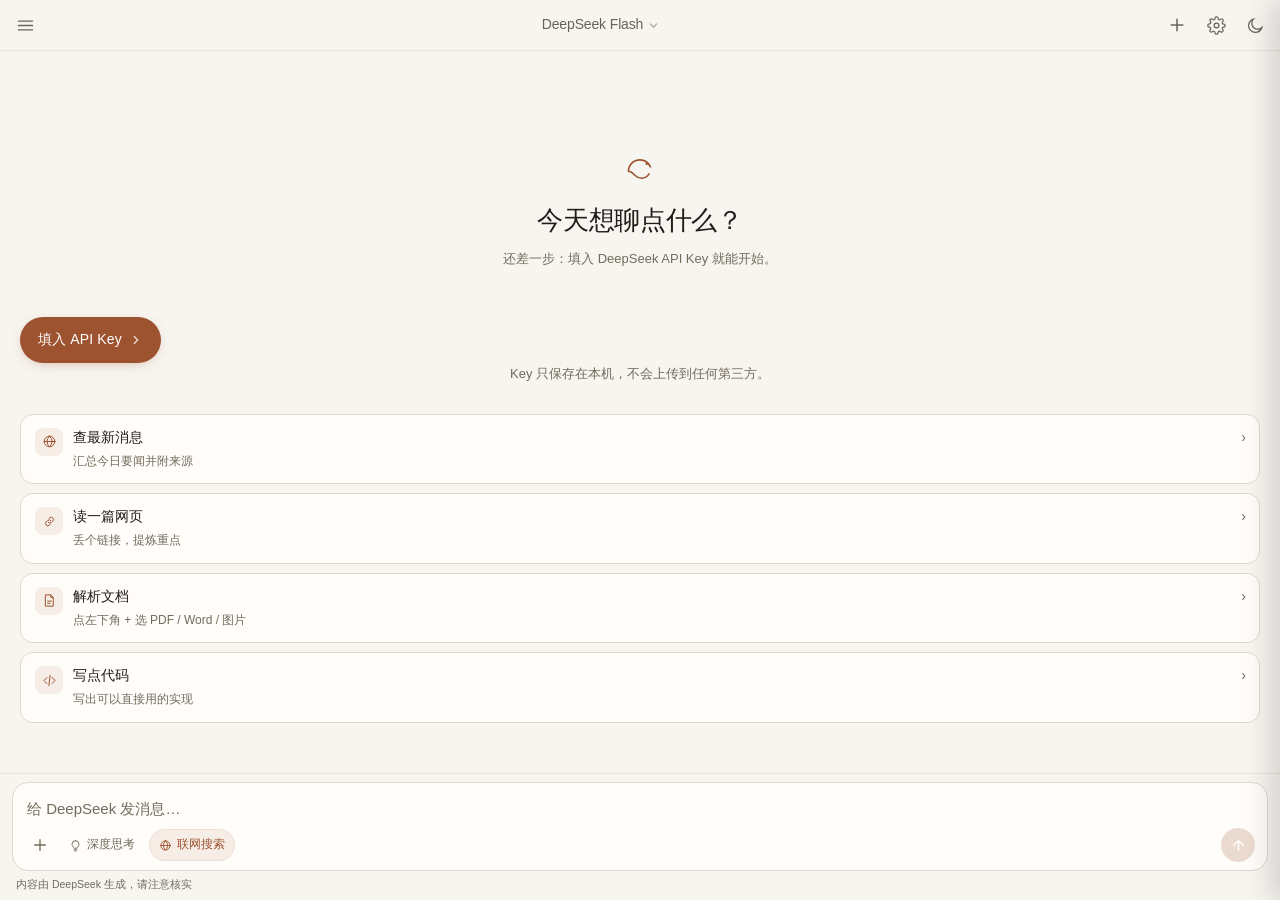
<file: android-app/app/src/main/assets/www/index.html>
<!DOCTYPE html>
<html lang="zh-CN">
<head>
<meta charset="UTF-8">
<meta name="viewport" content="width=device-width, initial-scale=1.0, maximum-scale=1.0, user-scalable=no, viewport-fit=cover">
<meta name="theme-color" content="#f7f5f0">
<script>
/* 首帧前定主题：避免深色用户看到一帧白底闪烁。
   这段必须是同步内联脚本，放在任何样式之前。 */
(function () {
  var t;
  try {
    var saved = localStorage.getItem('ds.theme');
    if (saved) t = JSON.parse(saved);
  } catch (e) {}
  if (t !== 'dark' && t !== 'light') {
    t = window.matchMedia('(prefers-color-scheme: dark)').matches ? 'dark' : 'light';
  }
  document.documentElement.dataset.theme = t;
  var m = document.querySelector('meta[name="theme-color"]');
  if (m) m.setAttribute('content', t === 'dark' ? '#17150f' : '#f7f5f0');
})();
</script>
<title>DeepSeek 助手</title>
<link rel="stylesheet" href="style.css">
<link rel="stylesheet" href="Temml-Local.css">
</head>
<body>

<div class="app" id="app">

  <!-- ============ 顶栏 ============ -->
  <header class="topbar" id="topbar">
    <button class="icon-btn" id="btnMenu" aria-label="会话列表">
      <svg viewBox="0 0 24 24" width="21" height="21" fill="none" stroke="currentColor" stroke-width="1.7" stroke-linecap="round">
        <path d="M4 7h16M4 12h16M4 17h16"/>
      </svg>
    </button>

    <button class="model-pick" id="btnModel">
      <span id="modelName">DeepSeek</span>
      <svg class="chev" viewBox="0 0 24 24" width="13" height="13" fill="none" stroke="currentColor" stroke-width="2" stroke-linecap="round">
        <path d="m6 9 6 6 6-6"/>
      </svg>
    </button>

    <button class="icon-btn" id="btnNew" aria-label="新对话">
      <svg viewBox="0 0 24 24" width="20" height="20" fill="none" stroke="currentColor" stroke-width="1.8" stroke-linecap="round">
        <path d="M12 5v14M5 12h14"/>
      </svg>
    </button>

    <button class="icon-btn" id="btnSettings" aria-label="设置">
      <svg viewBox="0 0 24 24" width="19" height="19" fill="none" stroke="currentColor" stroke-width="1.6" stroke-linecap="round">
        <circle cx="12" cy="12" r="3"/>
        <path d="M19.4 15a1.7 1.7 0 0 0 .34 1.87l.06.06a2 2 0 1 1-2.83 2.83l-.06-.06a1.7 1.7 0 0 0-1.87-.34 1.7 1.7 0 0 0-1.03 1.56V21a2 2 0 1 1-4 0v-.09A1.7 1.7 0 0 0 8.9 19.3a1.7 1.7 0 0 0-1.87.34l-.06.06a2 2 0 1 1-2.83-2.83l.06-.06A1.7 1.7 0 0 0 4.7 15a1.7 1.7 0 0 0-1.56-1.03H3a2 2 0 1 1 0-4h.09A1.7 1.7 0 0 0 4.7 8.9a1.7 1.7 0 0 0-.34-1.87l-.06-.06a2 2 0 1 1 2.83-2.83l.06.06A1.7 1.7 0 0 0 9 4.7h.09A1.7 1.7 0 0 0 10.1 3.14V3a2 2 0 1 1 4 0v.09a1.7 1.7 0 0 0 1.03 1.56 1.7 1.7 0 0 0 1.87-.34l.06-.06a2 2 0 1 1 2.83 2.83l-.06.06A1.7 1.7 0 0 0 19.3 9v.09a1.7 1.7 0 0 0 1.56 1.03H21a2 2 0 1 1 0 4h-.09A1.7 1.7 0 0 0 19.4 15Z"/>
      </svg>
    </button>

    <button class="icon-btn" id="btnTheme" aria-label="切换主题">
      <svg class="ico-sun" viewBox="0 0 24 24" width="19" height="19" fill="none" stroke="currentColor" stroke-width="1.6" stroke-linecap="round">
        <circle cx="12" cy="12" r="4"/>
        <path d="M12 2.5v2M12 19.5v2M2.5 12h2M19.5 12h2M5.2 5.2l1.4 1.4M17.4 17.4l1.4 1.4M18.8 5.2l-1.4 1.4M6.6 17.4l-1.4 1.4"/>
      </svg>
      <svg class="ico-moon" viewBox="0 0 24 24" width="19" height="19" fill="none" stroke="currentColor" stroke-width="1.6" stroke-linecap="round">
        <path d="M20 14.5A8.5 8.5 0 1 1 9.5 4a6.8 6.8 0 0 0 10.5 10.5Z"/>
      </svg>
    </button>
  </header>

  <!-- ============ 聊天区 ============ -->
  <div class="main-wrap">
    <main class="chat-scroll" id="scroll">
      <div class="chat-inner" id="messages"></div>
    </main>
    <button class="to-bottom" id="btnToBottom" hidden aria-label="回到底部">
      <svg viewBox="0 0 24 24" width="17" height="17" fill="none" stroke="currentColor" stroke-width="2" stroke-linecap="round" stroke-linejoin="round">
        <path d="M12 5v14M5 12l7 7 7-7"/>
      </svg>
    </button>
  </div>

  <!-- ============ 输入区 ============ -->
  <div class="composer-wrap">
    <div class="attach-strip" id="attachStrip" hidden></div>
    <div class="composer" id="composer">
      <textarea id="input" rows="1" placeholder="给 DeepSeek 发消息…" autocomplete="off"></textarea>
      <div class="composer-tools">
        <button class="icon-btn attach-btn" id="btnAttach" type="button" aria-label="添加文件">
          <svg viewBox="0 0 24 24" width="18" height="18" fill="none" stroke="currentColor" stroke-width="1.8" stroke-linecap="round">
            <path d="M12 5v14M5 12h14"/>
          </svg>
        </button>
        <button class="tool-pill" id="btnThink" type="button" aria-pressed="false" aria-label="深度思考">
          <svg viewBox="0 0 24 24" width="13" height="13" fill="none" stroke="currentColor" stroke-width="1.7" stroke-linecap="round" stroke-linejoin="round">
            <path d="M12 3a6.5 6.5 0 0 0-6.5 6.5c0 2.4 1.3 3.9 2.3 5.2.6.8.9 1.6 1 2.3h6.4c.1-.7.4-1.5 1-2.3 1-1.3 2.3-2.8 2.3-5.2A6.5 6.5 0 0 0 12 3Z"/>
            <path d="M9.5 20h5M10.5 22h3"/>
          </svg>
          <span>深度思考</span>
        </button>
        <button class="tool-pill" id="btnSearch" type="button" aria-pressed="true" aria-label="联网搜索">
          <svg viewBox="0 0 24 24" width="13" height="13" fill="none" stroke="currentColor" stroke-width="1.7" stroke-linecap="round">
            <circle cx="12" cy="12" r="8.5"/><path d="M3.5 12h17M12 3.5c2.5 2.3 3.8 5.2 3.8 8.5s-1.3 6.2-3.8 8.5c-2.5-2.3-3.8-5.2-3.8-8.5S9.5 5.8 12 3.5Z"/>
          </svg>
          <span>联网搜索</span>
        </button>
        <div class="composer-actions">          <button class="send-btn" id="btnSend" disabled aria-label="发送">
            <svg class="ico-send" viewBox="0 0 24 24" width="17" height="17" fill="none" stroke="currentColor" stroke-width="2" stroke-linecap="round" stroke-linejoin="round">
              <path d="M12 19V5M5 12l7-7 7 7"/>
            </svg>
            <svg class="ico-stop" viewBox="0 0 24 24" width="15" height="15" fill="currentColor">
              <rect x="6" y="6" width="12" height="12" rx="2.5"/>
            </svg>
          </button>
        </div>
      </div>
    </div>
    <div class="composer-hint">
      <span id="hintText">内容由 DeepSeek 生成，请注意核实</span>
      <span class="spacer"></span>
      <span id="usageText"></span>
    </div>
  </div>
</div>

<!-- ============ 会话抽屉 ============ -->
<div class="sheet-mask" id="sheetMask" hidden></div>
<aside class="sheet" id="sheet" hidden>
  <div class="sheet-head">
    <span>会话</span>
    <button class="icon-btn" id="btnCloseSheet" aria-label="关闭">
      <svg viewBox="0 0 24 24" width="18" height="18" fill="none" stroke="currentColor" stroke-width="2" stroke-linecap="round"><path d="M6 6l12 12M18 6 6 18"/></svg>
    </button>
  </div>
  <div class="sheet-search">
    <svg viewBox="0 0 24 24" width="15" height="15" fill="none" stroke="currentColor" stroke-width="1.8" stroke-linecap="round">
      <circle cx="10.5" cy="10.5" r="6"/><path d="m19.5 19.5-4.2-4.2"/>
    </svg>
    <input id="sessionSearch" type="search" placeholder="搜索会话" autocomplete="off" spellcheck="false">
  </div>
  <div class="sheet-list" id="sheetList"></div>
</aside>

<!-- ============ 底部动作面板（附件 / 模型） ============ -->
<div class="sheet-mask" id="actionMask" hidden></div>
<div class="action-sheet" id="actionSheet" hidden>
  <div class="action-title" id="actionTitle"></div>
  <div id="actionBody"></div>
  <button class="action-cancel" id="actionCancel">取消</button>
</div>

<!-- ============ 居中确认弹窗 ============ -->
<div class="sheet-mask confirm-mask" id="confirmMask" hidden></div>
<div class="confirm" id="confirmDlg" hidden>
  <div class="confirm-title" id="confirmTitle"></div>
  <div class="confirm-msg" id="confirmMsg"></div>
  <div class="confirm-btns">
    <button class="confirm-btn" id="confirmCancel" type="button">取消</button>
    <button class="confirm-btn danger" id="confirmOk" type="button">删除</button>
  </div>
</div>

<!-- ============ 来源抽屉（右侧滑出） ============ -->
<div class="sheet-mask" id="sourcesMask" hidden></div>
<aside class="sources-sheet" id="sourcesSheet" aria-hidden="true">
  <div class="sheet-head">
    <span>参考来源 <em class="sources-count" id="sourcesCount"></em></span>
    <button class="icon-btn" id="btnCloseSources" aria-label="关闭">
      <svg viewBox="0 0 24 24" width="18" height="18" fill="none" stroke="currentColor" stroke-width="2" stroke-linecap="round"><path d="M6 6l12 12M18 6 6 18"/></svg>
    </button>
  </div>
  <div class="sources-body" id="sourcesBody"></div>
</aside>

<!-- ============ 设置 ============ -->
<div class="sheet-mask" id="settingsMask" hidden></div>
<div class="fullsheet" id="settings" hidden>
  <div class="sheet-head">
    <span>设置</span>
    <button class="icon-btn" id="btnCloseSettings" aria-label="关闭">
      <svg viewBox="0 0 24 24" width="18" height="18" fill="none" stroke="currentColor" stroke-width="2" stroke-linecap="round"><path d="M6 6l12 12M18 6 6 18"/></svg>
    </button>
  </div>
  <div class="sheet-body">

    <div class="field-group">连接</div>

    <label class="field">
      <span class="field-label">DeepSeek API Key</span>
      <div class="input-row">
        <input type="password" id="apiKeyInput" placeholder="sk-…" autocomplete="off" spellcheck="false">
        <button class="btn-line" id="btnToggleKey">显示</button>
      </div>
      <span class="field-hint">在 platform.deepseek.com 创建。密钥只保存在本机，不会上传到任何第三方。</span>
    </label>

    <label class="field">
      <span class="field-label">模型</span>
      <div class="seg" id="modelSeg">
        <button data-model="deepseek-flash" class="on">Flash · 快</button>
        <button data-model="deepseek-v4-pro">V4 Pro · 强</button>
      </div>
      <span class="field-hint">联网搜索、阅读链接、文件解析都只在 Flash 上可用；Pro 只做纯文本推理。</span>
    </label>

    <div class="field-group">能力</div>

    <div class="field">
      <span class="field-label">全家桶能力</span>
      <label class="switch-row">
        <span>
          <b>联网搜索</b>
          <em>需要实时信息时模型自己去查，并附来源</em>
        </span>
        <input type="checkbox" id="swSearch" checked>
      </label>
      <label class="switch-row">
        <span>
          <b>深度思考</b>
          <em>开启后模型边推理边搜索，最多约 20 步</em>
        </span>
        <input type="checkbox" id="swThinking">
      </label>
      <label class="switch-row">
        <span>
          <b>阅读链接</b>
          <em>消息里出现网址时自动抓取正文</em>
        </span>
        <input type="checkbox" id="swReadUrl" checked>
      </label>
      <label class="switch-row">
        <span>
          <b>内容安全</b>
          <em>输入输出过一遍风险审核</em>
        </span>
        <input type="checkbox" id="swSafety">
      </label>
      <label class="switch-row">
        <span>
          <b>自动标题</b>
          <em>回答结束时由服务端生成简短会话标题</em>
        </span>
        <input type="checkbox" id="swAutoTitle" checked>
      </label>
    </div>

    <div class="field-group">行为</div>

    <label class="field">
      <span class="field-label">系统提示词</span>
      <textarea id="sysPrompt" rows="4" spellcheck="false"></textarea>
    </label>

    <div class="field">
      <span class="field-label">关于</span>
      <div class="about" id="aboutText"></div>
    </div>

  </div>
  <div class="sheet-foot">
    <button class="btn-plain" id="btnTest">测试连接</button>
    <button class="btn-fill" id="btnSave">保存</button>
  </div>
</div>

<div class="toast" id="toast" hidden></div>

<script src="temml.js"></script>
<script src="md.js"></script>
<script src="app.js"></script>
</body>
</html>
</file>
<file: android-app/app/src/main/assets/www/style.css>
/* =========================================================
   DeepSeek 助手 · 安卓端
   设计语言：纸墨。无渐变、无发光，细线分隔 + 排版层级。
   ========================================================= */

:root {
  --sans: -apple-system, "Noto Sans CJK SC", "Source Han Sans SC", "PingFang SC", Roboto, sans-serif;
  --serif: "Noto Serif CJK SC", "Source Han Serif SC", "Songti SC", Georgia, serif;
  --mono: ui-monospace, "JetBrains Mono", "Roboto Mono", Menlo, monospace;

  --safe-top: 0px;
  --safe-bottom: 0px;
  --safe-left: 0px;
  --safe-right: 0px;

  --r: 10px;
}

html[data-theme="light"] {
  --bg: #f7f5f0;
  --bg-2: #f0ede6;
  --surface: #fffdf9;
  --line: #dfd9cd;
  --line-soft: #eae5da;
  --text: #201e19;
  --text-dim: #6a6358;
  --text-faint: #736b5d;
  --accent: #9e5330;
  --accent-soft: rgba(158, 83, 48, .09);
  --code-bg: #f3efe6;
  --ok: #4a7657;
  --err: #ac4033;
  --mask: rgba(20, 17, 12, .4);
  --shadow: 0 -10px 40px -18px rgba(50, 42, 30, .4);
  --table-bd: var(--line);
  --table-line: var(--line-soft);
  --table-head: var(--bg-2);
  color-scheme: light;
}

html[data-theme="dark"] {
  --bg: #17150f;
  --bg-2: #131109;
  --surface: #1e1c15;
  --line: #322e25;
  --line-soft: #292519;
  --text: #ece7dc;
  --text-dim: #a29a8b;
  --text-faint: #877f70;
  --accent: #cd8055;
  --accent-soft: rgba(205, 128, 85, .12);
  --code-bg: #1a180f;
  --ok: #7aa88a;
  --err: #d4705f;
  --mask: rgba(0, 0, 0, .62);
  --shadow: 0 -10px 40px -12px rgba(0, 0, 0, .9);
  --table-bd: #4a443a;
  --table-line: #3d382e;
  --table-head: #26231b;
  color-scheme: dark;
}

* { box-sizing: border-box; -webkit-tap-highlight-color: transparent; }
[hidden] { display: none !important; }
html, body { height: 100%; }

body {
  margin: 0;
  background: var(--bg);
  color: var(--text);
  font-family: var(--sans);
  font-size: 15px;
  line-height: 1.7;
  -webkit-font-smoothing: antialiased;
  overflow: hidden;
  overscroll-behavior: none;
}

button { font: inherit; color: inherit; background: none; border: 0; padding: 0; cursor: pointer; }
/* 不整体降透明度：改用背景反馈，避免大按钮按下时突然"变灰" */

/* 正文可选中，方便长按复制；但按钮和标签不参与选择 */
.prose, .bubble, .reasoning-body, .tool-result { -webkit-user-select: text; user-select: text; }
button, .icon-btn, .tool-head, .reasoning-head, .chip, .sess, .field-label { -webkit-user-select: none; user-select: none; }
input, textarea { font: inherit; color: inherit; }
::selection { background: var(--accent-soft); }

.app {
  display: flex;
  flex-direction: column;
  height: 100vh;
  height: 100dvh;
  padding-top: var(--safe-top);
  padding-bottom: var(--safe-bottom);
  padding-left: var(--safe-left);
  padding-right: var(--safe-right);
}

/* ================= 顶栏 ================= */
.topbar {
  flex: 0 0 auto;
  display: flex;
  align-items: center;
  gap: 1px;
  padding: 6px 6px;
  border-bottom: 1px solid var(--line-soft);
  background: var(--bg);
  z-index: 20;
}
.icon-btn {
  width: 38px;
  height: 38px;
  display: grid;
  place-items: center;
  color: var(--text-dim);
  border-radius: var(--r);
  flex: 0 0 auto;
}
.icon-btn:active { background: var(--bg-2); }

.model-pick {
  flex: 1;
  min-width: 0;
  display: flex;
  align-items: center;
  justify-content: center;
  gap: 4px;
  height: 38px;
  padding: 0 8px;
  color: var(--text-dim);
  font-size: 14px;
  letter-spacing: -.01em;
}
.model-pick span {
  overflow: hidden;
  text-overflow: ellipsis;
  white-space: nowrap;
}
.model-pick .chev { flex: 0 0 auto; opacity: .55; }

html[data-theme="light"] .ico-sun { display: none; }
html[data-theme="dark"] .ico-moon { display: none; }

/* ================= 聊天区 ================= */
.chat-scroll {
  flex: 1;
  overflow-y: auto;
  overflow-x: hidden;
  -webkit-overflow-scrolling: touch;
  overscroll-behavior: contain;
}
/* 键盘弹起期间锁死主页滚动：打字和拉动只能二选一。
   设置页(.sheet-body)不锁——键盘会盖住下方字段，必须能滚动去够 */
body.typing .chat-scroll {
  overflow: hidden !important;
}
.chat-inner {
  padding: 18px 16px 26px;
  min-height: 100%;
}

/* 欢迎页 */
.welcome { padding: 9vh 4px 0; }
.welcome-mark { color: var(--accent); margin-bottom: 20px; display: flex; justify-content: center; }
.welcome h1 {
  font-family: var(--serif);
  font-size: 26px;
  font-weight: 400;
  line-height: 1.32;
  letter-spacing: -.01em;
  margin: 0 0 10px;
  text-align: center;
}
.welcome p {
  color: var(--text-faint);
  font-size: 13px;
  margin: 0 0 28px;
  text-align: center;
  line-height: 1.75;
}
.suggests {
  display: grid;
  grid-template-columns: 1fr;
  gap: 9px;
}
.suggest {
  display: flex;
  align-items: flex-start;
  gap: 10px;
  width: 100%;
  text-align: left;
  padding: 13px 14px;
  border: 1px solid var(--line);
  border-radius: 13px;
  background: var(--surface);
  font-size: 14px;
  line-height: 1.55;
  position: relative;
  transition: border-color .16s, background .16s, transform .16s;
}
.suggest:active { background: var(--accent-soft); border-color: var(--accent); }
.suggest .s-ico {
  flex: 0 0 auto;
  width: 28px;
  height: 28px;
  border-radius: 8px;
  display: grid;
  place-items: center;
  color: var(--accent);
  background: var(--accent-soft);
}
.suggest .s-main { min-width: 0; display: flex; flex-direction: column; gap: 3px; }
.suggest b { color: var(--text); font-weight: 500; font-size: 13.5px; }
.suggest .s-main span {
  color: var(--text-faint);
  font-size: 12px;
  line-height: 1.55;
}
.suggest .s-go {
  position: absolute;
  right: 13px;
  top: 12px;
  color: var(--text-faint);
  font-size: 14px;
}

/* 消息 */
.msg { margin-bottom: 26px; animation: rise .22s ease; }
@keyframes rise { from { opacity: 0; transform: translateY(4px); } to { opacity: 1; transform: none; } }

/* 骨架：助手带头像，用户气泡靠右 */
.msg.assistant { display: flex; gap: 10px; }
.msg-avatar {
  flex: 0 0 auto;
  width: 28px;
  height: 28px;
  border-radius: 50%;
  border: 1px solid var(--line);
  background: var(--surface);
  color: var(--accent);
  display: grid;
  place-items: center;
  margin-top: 1px;
}
.msg-body { flex: 1; min-width: 0; }

.msg-role {
  font-size: 12.5px;
  font-weight: 500;
  color: var(--text-dim);
  margin-bottom: 8px;
  display: flex;
  align-items: center;
  gap: 7px;
}
.model-tag {
  font-size: 10px;
  font-weight: 400;
  border-radius: 99px;
  padding: 0 6px;
  line-height: 1.7;
  background: var(--bg-2);
  color: var(--text-faint);
}

/* 用户消息：右侧浅色气泡 */
.msg.user { display: flex; justify-content: flex-end; }
.msg.user .msg-body {
  flex: 0 1 auto;
  max-width: 86%;
  display: flex;
  flex-direction: column;
  align-items: flex-end;
}
.msg.user .bubble {
  font-size: 15px;
  line-height: 1.68;
  white-space: pre-wrap;
  word-break: break-word;
  background: var(--bg-2);
  border: 1px solid var(--line-soft);
  border-radius: 16px 16px 4px 16px;
  padding: 10px 14px;
}
.msg.user .msg-files { display: flex; flex-wrap: wrap; gap: 6px; justify-content: flex-end; margin-top: 6px; }

.prose {
  font-size: 15px;
  line-height: 1.76;
  word-wrap: break-word;
  overflow-wrap: break-word;
}
.prose > *:first-child { margin-top: 0; }
.prose > *:last-child { margin-bottom: 0; }
.prose p { margin: 0 0 13px; }
.prose h1, .prose h2, .prose h3, .prose h4 {
  font-family: var(--serif);
  font-weight: 500;
  letter-spacing: -.01em;
  line-height: 1.36;
  margin: 24px 0 9px;
}
.prose h1 { font-size: 21px; }
.prose h2 { font-size: 18.5px; }
.prose h3 { font-size: 16.5px; }
.prose h4 { font-size: 15px; font-family: var(--sans); font-weight: 600; color: var(--text-dim); }
.prose ul, .prose ol { margin: 0 0 13px; padding-left: 20px; }
.prose li { margin: 5px 0; }
.prose li::marker { color: var(--text-faint); }
.prose a { color: var(--accent); text-decoration: none; border-bottom: 1px solid var(--accent-soft); }
.prose strong { font-weight: 600; }
.prose em { font-style: italic; }
.prose del { color: var(--text-faint); }
.prose hr { border: 0; border-top: 1px solid var(--line-soft); margin: 22px 0; }
.prose blockquote {
  margin: 0 0 13px;
  padding: 1px 0 1px 13px;
  border-left: 1px solid var(--line);
  color: var(--text-dim);
  font-style: italic;
}
.prose code {
  font-family: var(--mono);
  font-size: .86em;
  background: var(--surface);
  border-radius: 4px;
  padding: 1.5px 4.5px;
  color: var(--accent);
}
.prose pre {
  margin: 0 0 14px;
  background: var(--code-bg);
  border: 1px solid var(--line-soft);
  border-radius: 9px;
  overflow: hidden;
}
.prose pre .code-head {
  display: flex;
  align-items: center;
  padding: 6px 11px;
  border-bottom: 1px solid var(--line-soft);
  font-family: var(--mono);
  font-size: 10px;
  letter-spacing: .09em;
  text-transform: uppercase;
  color: var(--text-faint);
}
.prose pre .copy-code {
  margin-left: auto;
  font-family: var(--sans);
  font-size: 11px;
  letter-spacing: 0;
  text-transform: none;
  color: var(--text-faint);
  padding: 3px 7px;
}
.prose pre code {
  display: block;
  padding: 11px 12px;
  overflow-x: auto;
  background: transparent;
  color: var(--text);
  font-size: 12.4px;
  line-height: 1.66;
  white-space: pre;
  border-radius: 0;
}
html[data-theme="light"] .tok-k { color: #8a4f7d; }
html[data-theme="light"] .tok-s { color: #4f7a52; }
html[data-theme="light"] .tok-c { color: #a29a8b; font-style: italic; }
html[data-theme="light"] .tok-n { color: #9a6320; }
html[data-theme="light"] .tok-f { color: #3f6a8a; }
html[data-theme="dark"] .tok-k { color: #c79ac0; }
html[data-theme="dark"] .tok-s { color: #9cbc8e; }
html[data-theme="dark"] .tok-c { color: #6a6255; font-style: italic; }
html[data-theme="dark"] .tok-n { color: #d3a06a; }
html[data-theme="dark"] .tok-f { color: #8fb0c8; }

.prose .table-wrap { overflow-x: auto; margin: 0 0 14px; border: 1px solid var(--table-bd); border-radius: var(--r); }
.prose .math-block { margin: 10px 0 18px; padding: 4px 0; overflow-x: auto; }
.prose math { font-size: 1.12em; }
.prose .math { padding: 0 1px; }
.prose pre.math-raw { white-space: pre-wrap; color: var(--text-dim); }
.prose code.math-raw { font-style: italic; }
.prose table { border-collapse: separate; border-spacing: 0; width: 100%; font-size: 13.5px; }
.prose th, .prose td {
  padding: 7px 12px;
  text-align: left;
  vertical-align: top;
}
.prose th + th, .prose td + td { border-left: 1px solid var(--table-line); }
.prose thead th {
  border-bottom: 1px solid var(--table-bd);
  background: var(--table-head);
  font-weight: 500;
  font-size: 12px;
  color: var(--text-dim);
  white-space: nowrap;
}
.prose tbody tr + tr td { border-top: 1px solid var(--table-line); }

/* 思考 + 执行过程总面板：两层折叠（总面板 → 内嵌思考块） */
.process-box {
  margin: 0 0 13px;
  border: 1px solid var(--line);
  border-radius: 11px;
  background: var(--surface);
  overflow: hidden;
}
.process-head {
  display: flex;
  align-items: center;
  gap: 8px;
  width: 100%;
  padding: 9px 12px;
  font-size: 12.5px;
  color: var(--text-dim);
  text-align: left;
}
.process-head .p-title { font-weight: 500; }
.process-head .p-meta {
  font-family: var(--mono);
  font-size: 10.5px;
  color: var(--text-faint);
}
.process-head .caret {
  margin-left: auto;
  transition: transform .2s;
  opacity: .6;
}
.process-box.open .process-head .caret { transform: rotate(90deg); }
.process-head .p-more {
  font-size: 11.5px;
  color: var(--text-faint);
  flex: 0 0 auto;
}
.process-body {
  display: none;
  padding: 6px 12px 10px;
  border-top: 1px solid var(--line-soft);
}
.process-box.open .process-body { display: block; }

/* 内嵌思考块：左侧细线 + 独立折叠 */
.reasoning {
  margin: 4px 0 8px;
  border-left: 1px solid var(--line);
  padding-left: 12px;
}
.reasoning-head {
  display: flex;
  align-items: center;
  gap: 7px;
  width: 100%;
  font-size: 12px;
  color: var(--text-faint);
  text-align: left;
  padding: 2px 0;
}
.reasoning-head .caret { margin-left: auto; transition: transform .18s; opacity: .6; }
.reasoning.open .reasoning-head .caret { transform: rotate(90deg); }
.reasoning-head .r-more { font-size: 11.5px; color: var(--text-faint); flex: 0 0 auto; }
.reasoning-body {
  display: none;
  margin-top: 8px;
  font-size: 13px;
  color: var(--text-dim);
  white-space: pre-wrap;
  word-break: break-word;
  max-height: 40vh;
  overflow-y: auto;
}
.reasoning.open .reasoning-body { display: block; }

.spinner {
  width: 10px; height: 10px;
  border-radius: 50%;
  border: 1px solid var(--line);
  border-top-color: var(--accent);
  animation: spin .75s linear infinite;
  flex: 0 0 auto;
}
@keyframes spin { to { transform: rotate(360deg); } }

/* 工具调用（官方 server_tool_calls） */
.tool-stack { display: flex; flex-direction: column; gap: 3px; margin: 0 0 13px; }
.tool-card { border: 0; }
.tool-head {
  display: flex;
  align-items: center;
  gap: 7px;
  width: 100%;
  padding: 5px 0;
  font-size: 12.5px;
  color: var(--text-faint);
  text-align: left;
}
.tool-ico { width: 14px; height: 14px; display: grid; place-items: center; flex: 0 0 auto; }
.tool-card.ok .tool-ico { color: var(--ok); }
.tool-card.fail .tool-ico { color: var(--err); }
.tool-label { flex: 1; overflow: hidden; text-overflow: ellipsis; white-space: nowrap; }
.tool-meta { font-family: var(--mono); font-size: 10px; color: var(--text-faint); flex: 0 0 auto; }
.tool-body {
  display: none;
  margin: 1px 0 7px;
  border-left: 1px solid var(--line);
}
.tool-card.open .tool-body { display: block; }
.tool-result {
  display: block;
  padding: 6px 0 6px 11px;
  border-bottom: 1px solid var(--line-soft);
  text-decoration: none;
  color: var(--text-dim);
}
.tool-result:last-child { border-bottom: 0; }
.tool-result .r-title { display: block; font-size: 13px; color: var(--text); }
.tool-result .r-url {
  display: block;
  font-family: var(--mono);
  font-size: 10.5px;
  color: var(--text-faint);
  overflow: hidden;
  text-overflow: ellipsis;
  white-space: nowrap;
}
.tool-result .r-snip {
  display: block;
  font-size: 12px;
  color: var(--text-faint);
  margin-top: 2px;
  line-height: 1.5;
}
.tool-err { color: var(--err); font-size: 12px; padding: 6px 0 6px 11px; }

/* 附件条 */
.attach-strip {
  display: flex;
  gap: 8px;
  overflow-x: auto;
  padding: 0 0 8px;
  max-width: 100%;
}
.chip {
  display: flex;
  align-items: center;
  gap: 7px;
  flex: 0 0 auto;
  max-width: 210px;
  padding: 6px 8px 6px 9px;
  border: 1px solid var(--line);
  border-radius: 9px;
  background: var(--surface);
  font-size: 12px;
  color: var(--text-dim);
}
.chip .c-name {
  overflow: hidden;
  text-overflow: ellipsis;
  white-space: nowrap;
  max-width: 140px;
}
.chip .c-size { font-family: var(--mono); font-size: 10px; color: var(--text-faint); flex: 0 0 auto; }
.chip .c-x { color: var(--text-faint); padding: 2px; flex: 0 0 auto; }
.chip.uploading { opacity: .6; }
.chip .mini-spin {
  width: 9px; height: 9px; border-radius: 50%;
  border: 1px solid var(--line); border-top-color: var(--accent);
  animation: spin .7s linear infinite;
}

/* 错误 */
.err-box {
  border-left: 2px solid var(--err);
  padding: 2px 0 2px 11px;
  color: var(--err);
  font-size: 13.5px;
  white-space: pre-wrap;
  margin-bottom: 10px;
}
.caret-blink {
  display: inline-block;
  width: 2px; height: 15px;
  background: var(--accent);
  vertical-align: -2px;
  animation: blink 1.1s steps(2) infinite;
}
@keyframes blink { 50% { opacity: .15; } }

.msg-actions { display: flex; gap: 2px; margin-top: 8px; }
.msg-actions button {
  display: inline-flex;
  align-items: center;
  gap: 5px;
  font-size: 11.5px;
  color: var(--text-faint);
  padding: 5px 8px;
  border-radius: 8px;
  border: 1px solid transparent;
}
.msg-actions button svg { flex: 0 0 auto; }
.msg-actions button:active { background: var(--bg-2); color: var(--text); }
/* 用户提问的操作行：触屏没有 hover，常显 */
.msg.user .user-actions { margin-top: 5px; }

/* 分支切换器 ‹ 1/2 ›：贴在角色行末尾 */
.branch-switch {
  display: inline-flex;
  align-items: center;
  gap: 0;
  margin-left: 8px;
  border: 1px solid var(--line);
  border-radius: 5px;
  font-family: var(--mono);
  font-size: 11px;
  letter-spacing: 0;
  text-transform: none;
  color: var(--text-faint);
}
.branch-switch button {
  padding: 2px 7px;
  color: var(--text-faint);
  font-size: 13px;
  line-height: 1.2;
}
.branch-switch button:disabled { opacity: .28; }
.branch-switch button:active:not(:disabled) { background: var(--bg-2); }
.branch-switch .b-count { padding: 0 3px; font-size: 10.5px; }

/* ================= 输入区 ================= */
.composer-wrap {
  flex: 0 0 auto;
  padding: 8px 12px 6px;
  background: var(--bg);
  border-top: 1px solid var(--line-soft);
}
.composer {
  display: flex;
  flex-direction: column;
  gap: 4px;
  background: var(--surface);
  border: 1px solid var(--line);
  border-radius: 16px;
  padding: 10px 12px 8px;
  transition: border-color .16s, box-shadow .16s;
}
.composer:focus-within { border-color: var(--accent); box-shadow: 0 0 0 3px var(--accent-soft); }
.composer textarea {
  background: transparent;
  border: 0;
  outline: 0;
  resize: none;
  padding: 4px 2px;
  max-height: 132px;
  font-size: 15px;
  line-height: 1.55;
}
.composer textarea::placeholder { color: var(--text-faint); }
.composer-tools { display: flex; align-items: center; gap: 4px; }
.composer-actions { display: flex; align-items: center; gap: 6px; margin-left: auto; }
.attach-btn {
  width: 30px; height: 30px;
  color: var(--text-faint);
  flex: 0 0 auto;
}
.tool-pill {
  display: inline-flex;
  align-items: center;
  gap: 5px;
  padding: 5px 9px;
  border-radius: 99px;
  border: 1px solid transparent;
  font-size: 11.5px;
  color: var(--text-faint);
  transition: .15s;
}
.tool-pill:active { background: var(--bg-2); color: var(--text); }
.tool-pill[aria-pressed="true"] {
  color: var(--accent);
  background: var(--accent-soft);
  border-color: var(--accent-soft);
}
.edit-cancel {
  font-size: 12px;
  color: var(--text-faint);
  padding: 5px 8px;
}
.edit-cancel:active { color: var(--text); }
.send-btn {
  width: 34px; height: 34px;
  border-radius: 50%;
  background: var(--accent);
  color: #fff;
  display: grid;
  place-items: center;
  flex: 0 0 auto;
  transition: opacity .14s;
}
html[data-theme="dark"] .send-btn { color: #1a1710; }
.send-btn:disabled { opacity: .2; }
.send-btn .ico-stop { display: none; }
.send-btn.stop .ico-send { display: none; }
.send-btn.stop .ico-stop { display: block; }
.send-btn.stop { background: var(--surface); color: var(--text-dim); border: 1px solid var(--line); }

.composer-hint {
  display: flex;
  gap: 8px;
  padding: 5px 4px 0;
  font-size: 10.5px;
  color: var(--text-faint);
}
.composer-hint .spacer { flex: 1; }

/* ================= 抽屉 / 面板 ================= */
.sheet-mask {
  position: fixed;
  inset: 0;
  background: var(--mask);
  z-index: 40;
  animation: fade .16s ease;
}
@keyframes fade { from { opacity: 0; } }

.sheet {
  position: fixed;
  top: 0; bottom: 0; left: 0;
  width: min(78vw, 320px);
  background: var(--bg-2);
  border-right: 1px solid var(--line-soft);
  z-index: 45;
  display: flex;
  flex-direction: column;
  padding-top: var(--safe-top);
  padding-bottom: var(--safe-bottom);
  animation: slideIn .22s cubic-bezier(.3,.8,.3,1);
}
@keyframes slideIn { from { transform: translateX(-100%); } }

.sheet-head {
  display: flex;
  align-items: center;
  padding: 10px 8px 10px 18px;
  font-size: 14px;
  color: var(--text-dim);
  border-bottom: 1px solid var(--line-soft);
}
.sheet-head span { flex: 1; }

.sheet-list { flex: 1; overflow-y: auto; padding: 8px 8px 20px; }
.sess-group {
  padding: 12px 10px 4px;
  font-size: 11px;
  color: var(--text-faint);
  letter-spacing: .04em;
}
.sess-group:first-child { padding-top: 4px; }
.sess {
  display: flex;
  align-items: center;
  gap: 8px;
  padding: 10px 10px;
  border-radius: 9px;
  color: var(--text-dim);
  font-size: 14px;
}
.sess:active { background: var(--bg); }
.sess.active { background: var(--accent-soft); color: var(--text); }
.sess .s-title { flex: 1; overflow: hidden; text-overflow: ellipsis; white-space: nowrap; }
.sess .s-time { font-family: var(--mono); font-size: 10px; color: var(--text-faint); flex: 0 0 auto; }
.sess .s-del { color: var(--text-faint); padding: 3px; flex: 0 0 auto; }
.empty {
  padding: 30px 16px;
  text-align: center;
  color: var(--text-faint);
  font-size: 12.5px;
  line-height: 1.8;
  white-space: pre-line;
}

/* 底部动作面板 */
.action-sheet {
  position: fixed;
  left: 0; right: 0; bottom: 0;
  z-index: 60;
  background: var(--bg-2);
  border-top: 1px solid var(--line);
  border-radius: 16px 16px 0 0;
  padding: 6px 10px calc(10px + var(--safe-bottom));
  animation: slideUp .22s cubic-bezier(.3,.8,.3,1);
}
@keyframes slideUp { from { transform: translateY(100%); } }
.action-title {
  font-size: 11px;
  letter-spacing: .1em;
  text-transform: uppercase;
  color: var(--text-faint);
  font-family: var(--mono);
  padding: 12px 8px 6px;
}
.action-item {
  display: flex;
  align-items: center;
  gap: 11px;
  width: 100%;
  padding: 13px 8px;
  text-align: left;
  font-size: 15px;
  color: var(--text);
  border-radius: 9px;
}
.action-item:active { background: var(--surface); }
.action-item.danger { color: var(--err); }
.action-cancel {
  width: 100%;
  margin-top: 4px;
  padding: 13px;
  font-size: 15px;
  color: var(--text-dim);
  border-top: 1px solid var(--line-soft);
}

/* 居中确认弹窗 */
.confirm-mask { z-index: 65; }
.confirm {
  position: fixed;
  left: 50%; top: 46%;
  transform: translate(-50%, -50%);
  z-index: 70;
  width: min(300px, 82vw);
  background: var(--surface);
  border: 1px solid var(--line-soft);
  border-radius: 14px;
  padding: 20px 18px 12px;
  box-shadow: var(--shadow);
  animation: popIn .18s cubic-bezier(.3,.9,.4,1);
}
@keyframes popIn {
  from { transform: translate(-50%, -50%) scale(.93); opacity: 0; }
}
.confirm-title { font-size: 15.5px; font-weight: 600; margin-bottom: 9px; }
.confirm-msg { font-size: 13.5px; color: var(--text-dim); line-height: 1.65; margin-bottom: 18px; word-break: break-all; }
.confirm-btns { display: flex; justify-content: flex-end; gap: 6px; }
.confirm-btn {
  padding: 8px 15px;
  font-size: 13.5px;
  border-radius: 9px;
  color: var(--text-dim);
}
.confirm-btn:active { background: var(--accent-soft); }
.confirm-btn.danger { color: #fff; background: var(--err); }
.confirm-btn.danger:active { filter: brightness(.92); }

/* 全屏设置 */
.fullsheet {
  position: fixed;
  inset: 0;
  z-index: 60;
  background: var(--bg);
  display: flex;
  flex-direction: column;
  padding-top: var(--safe-top);
  padding-bottom: var(--safe-bottom);
  animation: slideUp2 .22s cubic-bezier(.3,.8,.3,1);
}
@keyframes slideUp2 { from { transform: translateY(14px); opacity: 0; } }
.sheet-body {
  flex: 1;
  overflow-y: auto;
  padding: 18px 18px 30px;
  display: flex;
  flex-direction: column;
  gap: 20px;
}
.sheet-foot {
  display: flex;
  gap: 10px;
  /* .fullsheet 已带 padding-bottom: var(--safe-bottom)，这里再加会把按钮顶上去 */
  padding: 10px 18px;
  border-top: 1px solid var(--line-soft);
  background: var(--bg-2);
}

.field { display: flex; flex-direction: column; gap: 7px; }
.field-label { font-size: 12.5px; font-weight: 500; }
.field-hint { font-size: 11.5px; color: var(--text-faint); line-height: 1.6; }
.field input[type="text"], .field input[type="password"], .field textarea {
  background: var(--surface);
  border: 1px solid var(--line);
  border-radius: 9px;
  padding: 10px 12px;
  font-size: 14px;
  outline: 0;
  width: 100%;
}
.field input:focus, .field textarea:focus { border-color: var(--accent); }
.field textarea { resize: vertical; font-family: var(--mono); font-size: 12.5px; line-height: 1.6; }
.input-row { display: flex; gap: 8px; }
.input-row input { flex: 1; }
.btn-line {
  border: 1px solid var(--line);
  border-radius: 9px;
  padding: 0 13px;
  font-size: 13px;
  color: var(--text-dim);
  flex: 0 0 auto;
}
.btn-plain {
  flex: 1;
  padding: 12px;
  border-radius: 10px;
  border: 1px solid var(--line);
  font-size: 14.5px;
  color: var(--text-dim);
}
.btn-fill {
  flex: 1.4;
  padding: 12px;
  border-radius: 10px;
  background: var(--text);
  color: var(--bg);
  font-size: 14.5px;
  font-weight: 500;
}

.seg {
  display: flex;
  border: 1px solid var(--line);
  border-radius: 9px;
  overflow: hidden;
}
.seg button {
  flex: 1;
  padding: 10px 6px;
  font-size: 13.5px;
  color: var(--text-faint);
}
.seg button.on { background: var(--accent-soft); color: var(--accent); }

.switch-row {
  display: flex;
  align-items: center;
  justify-content: space-between;
  gap: 14px;
  padding: 11px 0;
  border-bottom: 1px solid var(--line-soft);
}
.switch-row > span { display: flex; flex-direction: column; gap: 1px; }
.switch-row b { font-size: 14px; font-weight: 500; }
.switch-row em { font-size: 11.5px; color: var(--text-faint); font-style: normal; line-height: 1.5; }
input[type="checkbox"] {
  appearance: none;
  width: 42px; height: 25px;
  border-radius: 99px;
  background: var(--line);
  position: relative;
  flex: 0 0 auto;
  transition: background .18s;
}
input[type="checkbox"]::after {
  content: "";
  position: absolute;
  top: 3px; left: 3px;
  width: 19px; height: 19px;
  border-radius: 50%;
  background: var(--bg);
  transition: .18s;
}
input[type="checkbox"]:checked { background: var(--accent); }
input[type="checkbox"]:checked::after { left: 20px; }

.about { font-size: 11.5px; color: var(--text-faint); line-height: 1.8; }
.about code { font-family: var(--mono); font-size: 10.5px; background: var(--surface); padding: 1px 4px; border-radius: 3px; }

/* Toast */
.toast {
  position: fixed;
  left: 50%;
  bottom: calc(96px + var(--safe-bottom));
  transform: translateX(-50%) translateY(6px);
  background: var(--text);
  color: var(--bg);
  padding: 9px 16px;
  border-radius: 99px;
  font-size: 12.5px;
  z-index: 90;
  opacity: 0;
  transition: .2s;
  pointer-events: none;
  max-width: 84vw;
  text-align: center;
}
.toast.show { opacity: 1; transform: translateX(-50%) translateY(0); }
.toast.err { background: var(--err); color: #fff; }

@media (prefers-reduced-motion: reduce) {
  *, *::before, *::after { animation-duration: .01ms !important; transition-duration: .01ms !important; }
}

/* ---------------- 引用角标 + 来源列表 ---------------- */
.prose sup.cite {
  display: inline-flex;
  align-items: center;
  justify-content: center;
  min-width: 15px;
  height: 15px;
  padding: 0 4px;
  margin: 0 2px 0 1px;
  vertical-align: super;
  font-family: var(--mono);
  font-size: 9.5px;
  line-height: 1;
  color: var(--accent);
  background: var(--accent-soft);
  border-radius: 4px;
  cursor: pointer;
  -webkit-tap-highlight-color: transparent;
}
.prose sup.cite:active { background: var(--accent); color: var(--surface); }

/* 回答末尾的来源入口胶囊 */
.sources-trigger {
  display: inline-flex;
  align-items: center;
  gap: 6px;
  margin-top: 10px;
  padding: 6px 11px;
  border: 1px solid var(--line);
  border-radius: 999px;
  background: var(--surface);
  color: var(--text-dim);
  font-size: 12px;
  transition: border-color .15s, color .15s, background .15s;
}
.sources-trigger:active { border-color: var(--accent); color: var(--accent); }

/* 右侧来源抽屉 */
.sources-sheet {
  position: fixed;
  top: 0; right: 0; bottom: 0;
  width: min(88vw, 360px);
  background: var(--bg);
  border-left: 1px solid var(--line);
  box-shadow: -8px 0 28px rgba(0, 0, 0, .16);
  z-index: 46;
  display: flex;
  flex-direction: column;
  padding-top: var(--safe-top);
  padding-bottom: var(--safe-bottom);
  transform: translateX(100%);
  transition: transform .22s cubic-bezier(.2, .8, .2, 1);
}
.sources-sheet.open { transform: translateX(0); }
.sources-count {
  font-family: var(--mono);
  font-style: normal;
  font-size: 11px;
  color: var(--text-faint);
}
.sources-body {
  flex: 1;
  overflow-y: auto;
  padding: 12px 14px 24px;
  display: flex;
  flex-direction: column;
  gap: 9px;
}
.source-card {
  display: flex;
  gap: 10px;
  padding: 11px 12px;
  border: 1px solid var(--line);
  border-radius: 10px;
  background: var(--surface);
  text-decoration: none;
  color: inherit;
}
.source-card:active { border-color: var(--accent); background: var(--bg-2); }
.source-card.hit { border-color: var(--accent); background: var(--accent-soft); }
.source-idx {
  flex: 0 0 auto;
  width: 20px;
  height: 20px;
  border-radius: 6px;
  background: var(--accent-soft);
  color: var(--accent);
  font-family: var(--mono);
  font-size: 11px;
  font-weight: 600;
  display: grid;
  place-items: center;
  margin-top: 1px;
}
.source-main { min-width: 0; flex: 1; }
.source-title {
  display: block;
  font-size: 13px;
  font-weight: 500;
  color: var(--text);
  line-height: 1.45;
  margin-bottom: 3px;
}
.source-url {
  display: block;
  font-family: var(--mono);
  font-size: 10.5px;
  color: var(--text-faint);
  overflow: hidden;
  text-overflow: ellipsis;
  white-space: nowrap;
}

/* 工具卡状态 */
.tool-card.running .tool-meta { color: var(--accent); }
.tool-card.running .tool-ico { animation: pulse 1.4s ease-in-out infinite; }
@keyframes pulse { 0%,100% { opacity: .45; } 50% { opacity: 1; } }
.tool-empty {
  font-size: 12px;
  color: var(--text-faint);
  padding: 5px 0 5px 11px;
}
.img-grid {
  display: grid;
  grid-template-columns: repeat(auto-fill, minmax(74px, 1fr));
  gap: 5px;
  padding: 7px 0;
}
.img-grid img {
  width: 100%;
  aspect-ratio: 1;
  object-fit: cover;
  border-radius: 6px;
  border: 1px solid var(--line-soft);
  display: block;
}

/* ================= 主区包裹 + 回到底部 ================= */
.main-wrap {
  flex: 1;
  position: relative;
  min-height: 0;
  display: flex;
  flex-direction: column;
}
.main-wrap .chat-scroll { flex: 1; }

.to-bottom {
  position: absolute;
  left: 50%;
  transform: translateX(-50%);
  bottom: 12px;
  width: 34px;
  height: 34px;
  display: grid;
  place-items: center;
  border-radius: 50%;
  background: var(--surface);
  color: var(--text-dim);
  border: 1px solid var(--line);
  box-shadow: 0 3px 12px -4px rgba(40, 33, 22, .28);
  z-index: 15;
  opacity: 0;
  pointer-events: none;
  transition: opacity .16s, transform .16s;
  transform: translateX(-50%) translateY(6px);
}
.to-bottom.show {
  opacity: 1;
  pointer-events: auto;
  transform: translateX(-50%) translateY(0);
}
.to-bottom:active { background: var(--bg-2); }

/* ================= 会话搜索 ================= */
.sheet-search {
  display: flex;
  align-items: center;
  gap: 7px;
  margin: 8px 12px 2px;
  padding: 0 10px;
  height: 34px;
  border-radius: 9px;
  background: var(--bg-2);
  color: var(--text-faint);
}
.sheet-search input {
  flex: 1;
  min-width: 0;
  background: transparent;
  border: 0;
  outline: none;
  font-size: 13.5px;
  color: var(--text);
}
.sheet-search input::placeholder { color: var(--text-faint); }
.sheet-search input::-webkit-search-cancel-button { display: none; }

/* ================= 提示块 / 错误块 ================= */
.notice-box {
  margin: 10px 0 0;
  padding: 8px 11px;
  font-size: 12.5px;
  line-height: 1.5;
  color: var(--text-dim);
  background: var(--bg-2);
  border-left: 2px solid var(--line);
  border-radius: 0 6px 6px 0;
}
.notice-box.warn {
  color: #9a6320;
  background: rgba(158, 99, 32, .07);
  border-left-color: #b3762c;
}
html[data-theme="dark"] .notice-box.warn {
  color: #d9a469;
  background: rgba(211, 160, 106, .1);
}

.err-box {
  display: flex;
  align-items: center;
  gap: 10px;
  margin: 10px 0 0;
  padding: 9px 11px;
  font-size: 12.5px;
  line-height: 1.5;
  color: var(--err);
  background: rgba(172, 64, 51, .07);
  border-left: 2px solid var(--err);
  border-radius: 0 6px 6px 0;
}
.err-box .err-text { flex: 1; min-width: 0; }
.err-box .err-retry {
  flex: 0 0 auto;
  font-size: 12px;
  padding: 4px 10px;
  border: 1px solid currentColor;
  border-radius: 6px;
  color: var(--err);
  opacity: .85;
}
.err-box .err-retry:active { opacity: 1; background: rgba(172, 64, 51, .1); }

/* 失败/取消的附件 chip */
.chip.is-error { border-color: var(--err); color: var(--err); }
.chip.is-image { border-color: var(--line); }

/* =========================================================
   触摸目标：视觉尺寸不变，用伪元素把热区撑到 44–48px
   Android 建议最小 48dp；手指约 8mm，17px 在 3x 屏只有 4mm
   ========================================================= */

/* 通用：给小型可点元素加不可见热区 */
.chip .c-x,
.sess .s-del,
.msg-actions button,
.prose pre .copy-code,
.prose sup.cite {
  position: relative;
}
.chip .c-x::after,
.sess .s-del::after,
.msg-actions button::after,
.prose pre .copy-code::after {
  content: '';
  position: absolute;
  left: 50%;
  top: 50%;
  transform: translate(-50%, -50%);
  width: max(100%, 44px);
  height: max(100%, 44px);
}

/* 附件 chip 的 × 需要更大，且不能盖住整个 chip 导致误触标签 */
.chip .c-x::after { width: 38px; height: 44px; }
/* 会话删除：靠右，热区不要越界到标题上 */
.sess .s-del::after { width: 44px; height: 44px; left: auto; right: 0; transform: translateY(-50%); }
/* 消息操作按钮：高度撑到 40，宽度按内容 */
.msg-actions button::after { width: calc(100% + 8px); height: 40px; }
/* 代码块复制 */
.prose pre .copy-code::after { width: calc(100% + 14px); height: 38px; }

/* 引用角标：视觉 15px，热区 30px（太大会误触正文） */
.prose sup.cite::after {
  content: '';
  position: absolute;
  left: 50%;
  top: 50%;
  transform: translate(-50%, -50%);
  width: 30px;
  height: 30px;
}

/* 顶栏与输入区按钮：36–38 → 44 热区 */
.icon-btn { position: relative; }
.icon-btn::after {
  content: '';
  position: absolute;
  left: 50%;
  top: 50%;
  transform: translate(-50%, -50%);
  width: max(100%, 44px);
  height: max(100%, 44px);
}

/* 回到底部：34 → 44 */
.to-bottom { width: 40px; height: 40px; }

/* 未选中态的可点元素给出按压反馈，避免"点了没反应"的错觉 */
.chip .c-x:active,
.sess .s-del:active { background: var(--bg-2); border-radius: 6px; }

/* ================= 首次引导 ================= */
.onboard-btn {
  display: inline-flex;
  align-items: center;
  gap: 7px;
  margin: 18px 0 0;
  padding: 11px 18px;
  border-radius: 999px;
  background: var(--accent);
  color: #fff;
  font-size: 14px;
  letter-spacing: .01em;
  box-shadow: 0 3px 14px -6px rgba(158, 83, 48, .6);
  transition: transform .12s, box-shadow .12s;
}
html[data-theme="dark"] .onboard-btn { color: #1a1710; }
.onboard-btn:active { transform: scale(.97); box-shadow: 0 1px 6px -4px rgba(158, 83, 48, .5); }
.onboard-btn svg { opacity: .8; }

.onboard-hint {
  margin: 10px 0 0;
  font-size: 11.5px;
  color: var(--text-faint);
}

/* ================= 代码块横向滚动提示 ================= */
.prose pre code {
  /* 右侧渐隐，暗示还能继续横向滚动 */
  background-image: linear-gradient(to right, transparent calc(100% - 22px), var(--code-bg) 100%);
  background-attachment: local;
}
.prose .table-wrap {
  background-image: linear-gradient(to right, transparent calc(100% - 22px), var(--bg) 100%);
  background-attachment: local;
}

/* ================= 工具卡展开过渡 ================= */
.tool-card .tool-body {
  overflow: hidden;
}
.tool-card.open .tool-body {
  animation: unfold .18s ease;
}
@keyframes unfold {
  from { opacity: 0; transform: translateY(-3px); }
  to { opacity: 1; transform: none; }
}

/* ================= 历史消息不播放进入动画 ================= */
/* 打开旧会话时整屏消息一起上浮会显得很吵，只让新消息动 */
.msg.no-anim { animation: none; }

/* ================= 设置页分组标题 ================= */
.field-group {
  margin: 22px 0 0;
  font-family: var(--mono);
  font-size: 10px;
  letter-spacing: .12em;
  text-transform: uppercase;
  color: var(--text-faint);
}
.field-group:first-child { margin-top: 4px; }

/* ================= 按压反馈：统一用背景，不用透明度 ================= */
.icon-btn:active { background: var(--bg-2); }
.actions button:active,
.msg-actions button:active { background: var(--bg-2); }
.chip .c-x:active { background: var(--bg-2); }
.sess:active { background: var(--bg-2); }
.tool-head:active,
.reasoning-head:active,
.process-head:active { background: var(--bg-2); }
.suggest:active { background: var(--accent-soft); }
.model-pick:active { background: var(--bg-2); }
.send-btn:active:not(:disabled) { filter: brightness(.94); }
.to-bottom:active { background: var(--bg-2); }
.onboard-btn:active { filter: brightness(.96); }

/* 触摸时不要出现蓝色高亮方块 */
* { -webkit-tap-highlight-color: transparent; }

/* ================= 原地编辑提问 ================= */
/* 气泡本体变成编辑框：输入区透明贴在气泡里，视觉就是「原来那个框框」 */
.msg.user.editing .msg-body { align-items: stretch; width: 88%; }
.msg.user.editing .bubble { padding-bottom: 8px; white-space: normal; }
.edit-input {
  width: 100%;
  border: none;
  outline: none;
  resize: none;
  background: transparent;
  color: inherit;
  font: inherit;
  line-height: inherit;
  padding: 0;
  display: block;
}
.edit-actions { display: flex; gap: 10px; justify-content: flex-end; margin-top: 10px; }
.edit-actions button {
  font-size: 13px;
  padding: 7px 18px;
  border-radius: 9px;
  border: 1px solid var(--line);
  background: transparent;
  color: var(--text-2);
}
.edit-actions .edit-send {
  background: var(--accent);
  border-color: var(--accent);
  color: #fff;
}
/* 编辑中隐藏「编辑」铅笔按钮，下游消息变暗且不可点——发送后它们将被新版本取代 */
.msg.user.editing .user-actions { display: none; }
.dim-edit { opacity: .42; pointer-events: none; transition: opacity .15s; }

/* ============ 丝滑优化（覆盖上方 keyframe 实现） ============ */
/* 面板开合改为 class+transition：开/关对称，关不再是硬切 */
.sheet, .action-sheet, .fullsheet, .confirm, .sheet-mask { animation: none; }

.sheet-mask { opacity: 0; transition: opacity .22s ease; }
.sheet-mask.open { opacity: 1; }

.sheet {
  transform: translateX(-102%);
  transition: transform .26s cubic-bezier(.32, .72, .24, 1);
  will-change: transform;
}
.sheet.open { transform: translateX(0); }

.action-sheet {
  transform: translateY(102%);
  transition: transform .26s cubic-bezier(.32, .72, .24, 1);
  will-change: transform;
}
.action-sheet.open { transform: translateY(0); }

.fullsheet {
  transform: translateY(16px);
  opacity: 0;
  transition: transform .24s cubic-bezier(.32, .72, .24, 1), opacity .2s ease;
}
.fullsheet.open { transform: translateY(0); opacity: 1; }

.confirm {
  opacity: 0;
  transform: translate(-50%, -50%) scale(.94);
  transition: opacity .18s ease, transform .2s cubic-bezier(.3, .9, .4, 1.1);
}
.confirm.open {
  opacity: 1;
  transform: translate(-50%, -50%) scale(1);
}

/* 精确高度版 content-visibility（intrinsic size 由内联样式按实测高度给） */
.msg.cv { content-visibility: auto; }
</file>
<file: android-app/app/src/main/assets/www/Temml-Local.css>
/*
Temml.woff2 is a clone of KaTeX_Script-Regular, except that the code points
have been changed from ASCII to Unicode Mathematical Alphanumeric Symbols Script capitals,
Unicode range 1D49C to 1D4B5.
*/

@font-face {
  font-family: 'Temml';
  src: url('Temml.woff2') format('woff2');
  font-weight: normal;
  font-style: normal;
}

math {
  font-family: "Cambria Math", 'STIXTwoMath-Regular', 'NotoSansMath-Regular', math;
  font-style: normal;
  font-weight: normal;
  line-height: normal;
  font-size-adjust: none;
  text-indent: 0;
  text-transform: none;
  letter-spacing: normal;
  word-wrap: normal;
  direction: ltr;
  /* Prevent Firefox from omitting the dot on i or j. */
  font-feature-settings: "dtls" off;
}

math * {
  border-color: currentColor;
}

/* display: block is necessary in Firefox and Safari.
 * Not in Chromium, which recognizes display: "block math" written inline. */
 math.tml-display {
  display: block;
  width: 100%;
}

*.mathcal {
  /* NotoSans */
  font-feature-settings: 'ss01';
}

math .mathscr {
  font-family: "Temml";
}

mo.tml-prime {
  font-family: Temml;
}

/* Cramped superscripts in WebKit */
mfrac > :nth-child(2),
msqrt,
mover > :first-child {
  math-shift: compact
}

.menclose {
  display: inline-block;
  position: relative;
  padding: 0.5ex 0ex;
}
.tml-cancelto {
  display: inline-block;
  position: absolute;
  top: 0;
  left: 0;
  padding: 0.5ex 0ex;
  background-color: currentColor;
  /* Use the SVG as an alpha mask (painted by background-color) */
  -webkit-mask-image: url("data:image/svg+xml,<svg xmlns='http://www.w3.org/2000/svg'><defs><marker id='a' markerHeight='5' markerUnits='strokeWidth' markerWidth='7' orient='auto' refX='7' refY='2.5'><path fill='black' d='m0 0 7 2.5L0 5z'/></marker></defs><line x2='100%25' y1='100%25' stroke='black' stroke-width='.06em' marker-end='url(%23a)' vector-effect='non-scaling-stroke'/></svg>");
          mask-image: url("data:image/svg+xml,<svg xmlns='http://www.w3.org/2000/svg'><defs><marker id='a' markerHeight='5' markerUnits='strokeWidth' markerWidth='7' orient='auto' refX='7' refY='2.5'><path fill='black' d='m0 0 7 2.5L0 5z'/></marker></defs><line x2='100%25' y1='100%25' stroke='black' stroke-width='.06em' marker-end='url(%23a)' vector-effect='non-scaling-stroke'/></svg>");
  -webkit-mask-repeat: no-repeat;
          mask-repeat: no-repeat;
  -webkit-mask-size: 100% 100%;
          mask-size: 100% 100%;
  -webkit-mask-position: 0 0;
          mask-position: 0 0;
}

@supports (-moz-appearance: none) {
  /* \vec w/o italic correction for Firefox */
  .tml-vec {
    transform: scale(0.75)
  }
  /* Fix \cancelto in Firefox */
  .ff-narrow {
    width: 0em;
  }
  .ff-nudge-left {
    margin-left: -0.2em;
  }
  /* Squash hidden mrows in \bordermatrix. Messes with centering, but necessary to squash. */
  .ff-squash mtd {
    display: block;
    height: 0;
  }
}

@supports (not (-moz-appearance: none)) {
  /* Chromium and WebKit */
  /* prime vertical alignment */
  mo.tml-prime {
    font-family: Temml;
  }
  /* Italic correction on superscripts */
  .tml-sml-pad {
    padding-left: 0.05em;
  }
  .tml-med-pad {
    padding-left: 0.10em;
  }
  .tml-lrg-pad {
    padding-left: 0.15em;
  }
}

@supports (-webkit-backdrop-filter: blur(1px)) {
  /* WebKit vertical & italic correction on accents */
  .wbk-acc {
    /* lower by x-height distance */
    transform: translate(0em, 0.431em);
  }
  .wbk-sml {
    transform: translate(0.07em, 0);
  }
  .wbk-sml-acc {
    transform: translate(0.07em, 0.431em);
  }
  .wbk-sml-vec {
    transform: scale(0.75) translate(0.07em, 0);
  }
  .wbk-med {
    transform: translate(0.14em, 0);
  }
  .wbk-med-acc {
    transform: translate(0.14em, 0.431em);
  }
  .wbk-med-vec {
    transform: scale(0.75) translate(0.14em, 0);
  }
  .wbk-lrg {
    transform: translate(0.21em, 0);
  }
  .wbk-lrg-acc {
    transform: translate(0.21em, 0.431em);
  }
  .wbk-lrg-vec {
    transform: scale(0.75) translate(0.21em, 0);
  }
}

/* \cancel & \phase use background images. Get them to print. */
menclose {
  -webkit-print-color-adjust: exact;  /* Chrome & Edge */
          print-color-adjust: exact;
}

/* Array cell justification in Firefox & WebKit */
.tml-right {
  text-align: right;
}
.tml-left {
  text-align: left;
}

/* For CD labels that grow to the left in Firefox and WebKit */
.tml-shift-left { margin-left:-200% }

/* Styles for Chromium only */
@supports (not (-webkit-backdrop-filter: blur(1px))) and (not (-moz-appearance: none)) {
  /* Italic correction on accents */
  .chr-sml {
    transform: translate(0.07em, 0)
  }
  .chr-sml-vec {
    transform: scale(0.75) translate(0.07em, 0)
  }
  .chr-med {
    transform: translate(0.14em, 0)
  }
  .chr-med-vec {
    transform: scale(0.75) translate(0.14em, 0)
  }
  .chr-lrg {
    transform: translate(0.21em, 0)
  }
  .chr-lrg-vec {
    transform: scale(0.75) translate(0.21em, 0)
  }

  /* For CD labels that grow to the left */
  .tml-shift-left { margin-left:-100% }

  /* MathML Core & Chromium do not support the MathML 3.0 element <menclose> attributes. */
  /* So use styles. */
  menclose {
    position: relative;
    padding: 0.5ex 0ex;
  }
  
    .tml-overline {
    padding: 0.1em 0 0 0;
    border-top: 0.065em solid;
  }

  .tml-underline {
    padding: 0 0 0.1em 0;
    border-bottom: 0.065em solid;
  }

  .tml-cancel {
    display: inline-block;
    position: absolute;
    left: 0.5px;
    bottom: 0;
    width: 100%;
    height: 100%;
    background-color: currentColor;
  }
  .upstrike {
    clip-path: polygon(0.05em 100%, 0em calc(100% - 0.05em), calc(100% - 0.05em) 0em, 100% 0.05em);
  }
  .downstrike {
    clip-path: polygon(0em 0.05em, 0.05em 0em, 100% calc(100% - 0.05em), calc(100% - 0.05em) 100%);
  }
  .sout {
    clip-path: polygon(0em calc(55% + 0.0333em), 0em calc(55% - 0.0333em), 100% calc(55% - 0.0333em), 100% calc(55% + 0.0333em));
  }
  .tml-xcancel {
    clip-path: polygon(0.05em 0em, 0em 0.05em, calc(50% - 0.05em) 50%, 0em calc(100% - 0.05em), 0.05em 100%, 50% calc(50% + 0.05em), calc(100% - 0.05em) 100%, 100% calc(100% - 0.05em), calc(50% + 0.05em) 50%, 100% 0.05em, calc(100% - 0.05em) 0%, 50% calc(50% - 0.05em));
  }

  .longdiv-top {
    border-top: 0.067em solid;
    padding: 0.1em 0.2em 0.2em 0.433em;
  }
  .longdiv-arc {
    position: absolute;
    top: 0;
    bottom: 0.1em;
    left: -0.4em;
    width: 0.7em;
    border: 0.067em solid;
    transform: translateY(-0.067em);
    border-radius: 70%;
    clip-path: inset(0 0 0 0.4em);
    box-sizing: border-box;}
    .menclose {display: inline-block;
    text-align: left;
    position: relative;
  }
  
  .phasor-bottom {
    border-bottom: 0.067em solid;
    padding: 0.2em 0.2em 0.1em 0.6em;
  }
  .phasor-angle {
    display: inline-block;
    position: absolute;
    left: 0.5px;
    bottom: -0.04em;
    height: 100%;
    aspect-ratio: 0.5;
    background-color: currentColor;
    clip-path: polygon(0.05em 100%, 0em calc(100% - 0.05em), calc(100% - 0.05em) 0em, 100% 0.05em);
  }

  .tml-fbox {
    padding: 3pt;
    border: 1px solid;
  }

  .circle-pad {
    padding: 0.267em;
  }
  .textcircle {
    position: absolute;
    top: 0;
    bottom: 0;
    right: 0;
    left: 0;
    border: 0.067em solid;
    border-radius: 50%;
   }

   .actuarial {
    padding: 0.03889em 0.03889em 0 0.03889em;
    border-width: 0.08em 0.08em 0em 0em;
    border-style: solid;
    margin-right: 0.03889em;
   }

   /* Stretch \widetilde */
  .tml-tilde-2 {
    transform: scale(2.0, 1.1)
  }
  .tml-tilde-3 {
    transform: scale(3.0, 1.1)
  }
  .tml-tilde-4 {
    transform: scale(4.0, 1.1)
  }
  /* Stretch \widehat */
  .tml-hat-1 {
    transform: scale(1.9, 1.0)
  }
  .tml-hat-2 {
    transform: scale(3.9, 1.0)
  }
  .tml-hat-3 {
    transform: scale(5.8, 1.0)
  }
  .tml-hat-4 {
    transform: scale(7.8, 1.0)
  }
  
  /* set array cell justification */
  .tml-right {
    text-align: -webkit-right;
  }
  .tml-left {
    text-align: -webkit-left;
  }
}

.special-fraction {
  font-family: 'STIX TWO', 'Times New Roman', Times, Tinos, serif;
}

/* flex-wrap for line-breaking in Chromium */
math {
  display: inline-flex;
  flex-wrap: wrap;
  align-items: baseline;
}
math > mrow {
  padding: 0.5ex 0ex;
}

/* Default mtd top padding is 0.5ex per MathML-Core and user-agent CSS */
/* We adjust for jot and small */
mtable.tml-jot > mtr > mtd {
  padding-top: 0.7ex;
  padding-bottom: 0.7ex;
}
mtable.tml-small mtd {
  padding-top: 0.35ex;
  padding-bottom: 0.35ex;
}

/* Firefox */
@-moz-document url-prefix() {
  /* Avoid flex-wrap */
  math { display: inline; }
  math > mrow { padding: 0 }
  /* Adjust Firefox spacing between array rows */
  mtd, mtable.tml-small mtd { padding-top: 0; padding-bottom: 0; }
  mtable.tml-jot > mtr > mtd { padding-top: 0.2ex; padding-bottom: 0.2ex; }
}

/* AMS environment auto-numbering via CSS counter. */
.tml-eqn::before {
  counter-increment: tmlEqnNo;
  content: "(" counter(tmlEqnNo) ")";
}

body {
  counter-reset: tmlEqnNo;
}
</file>
